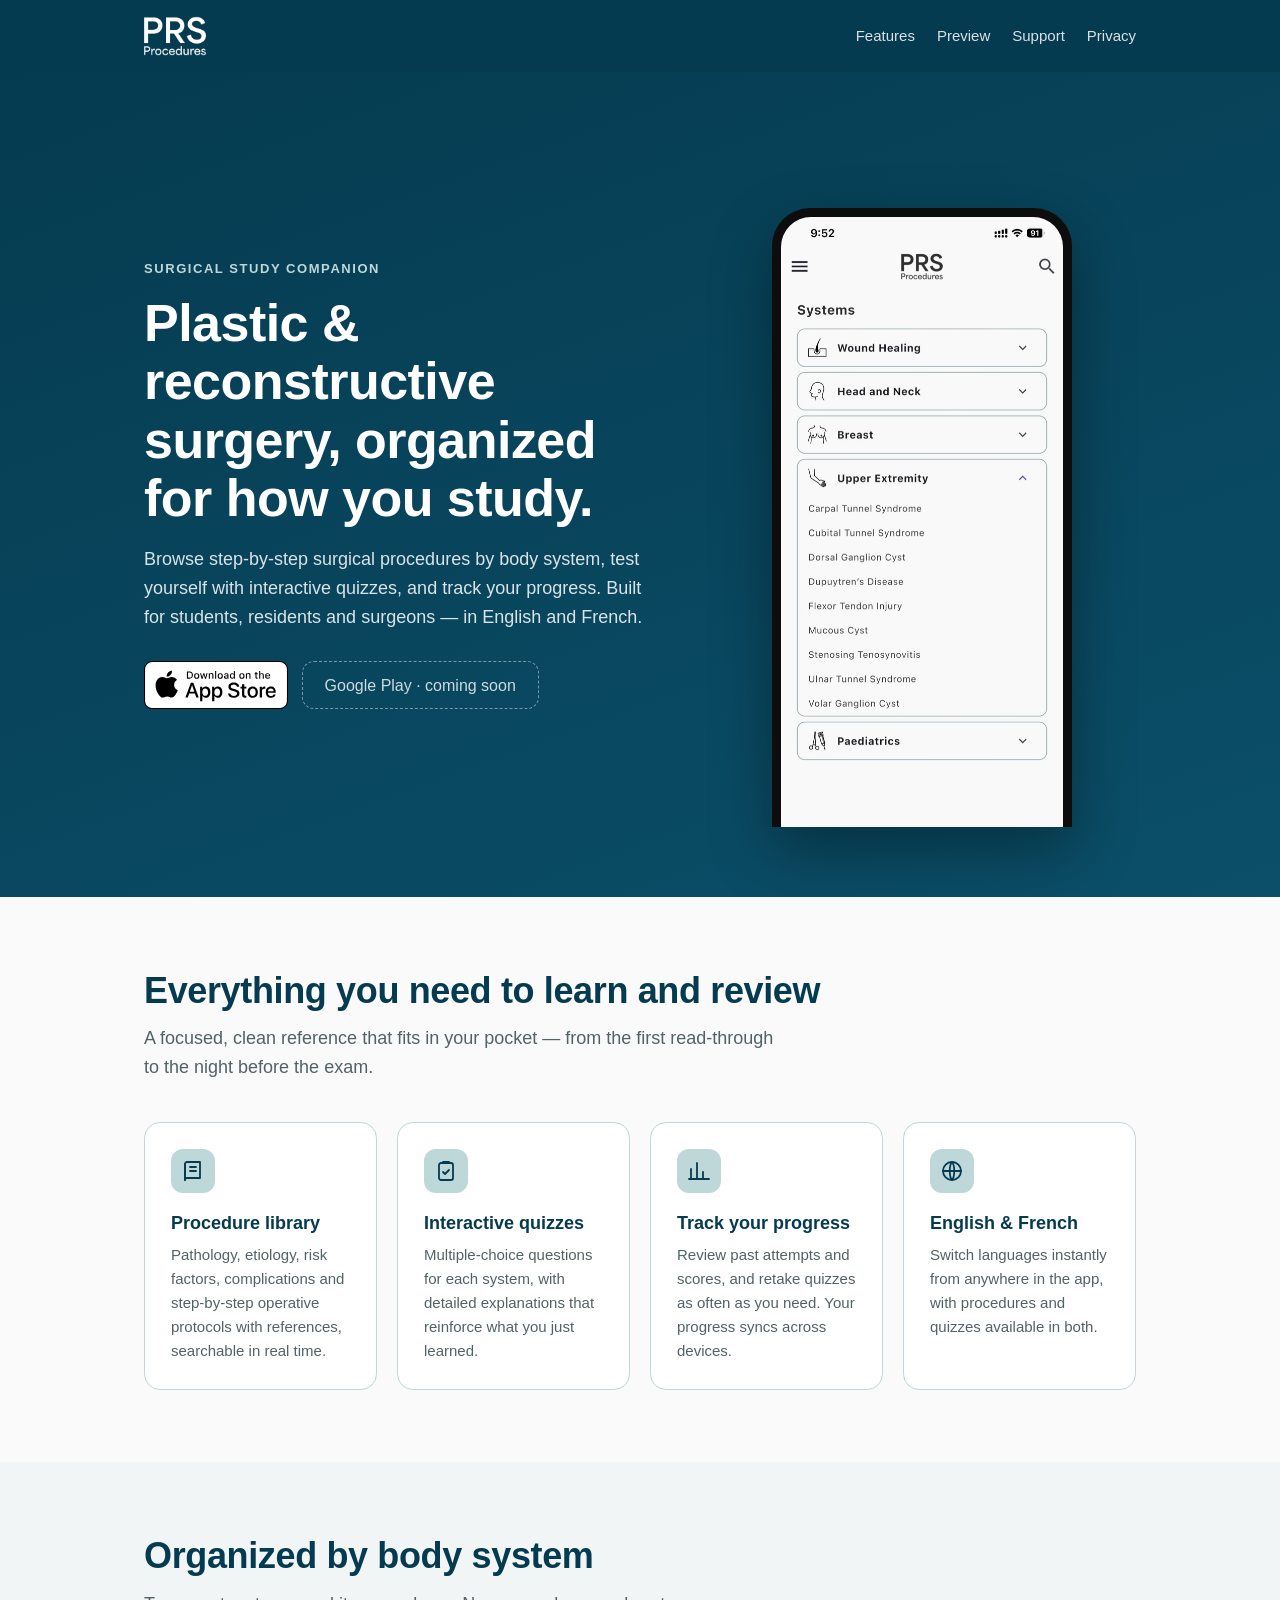
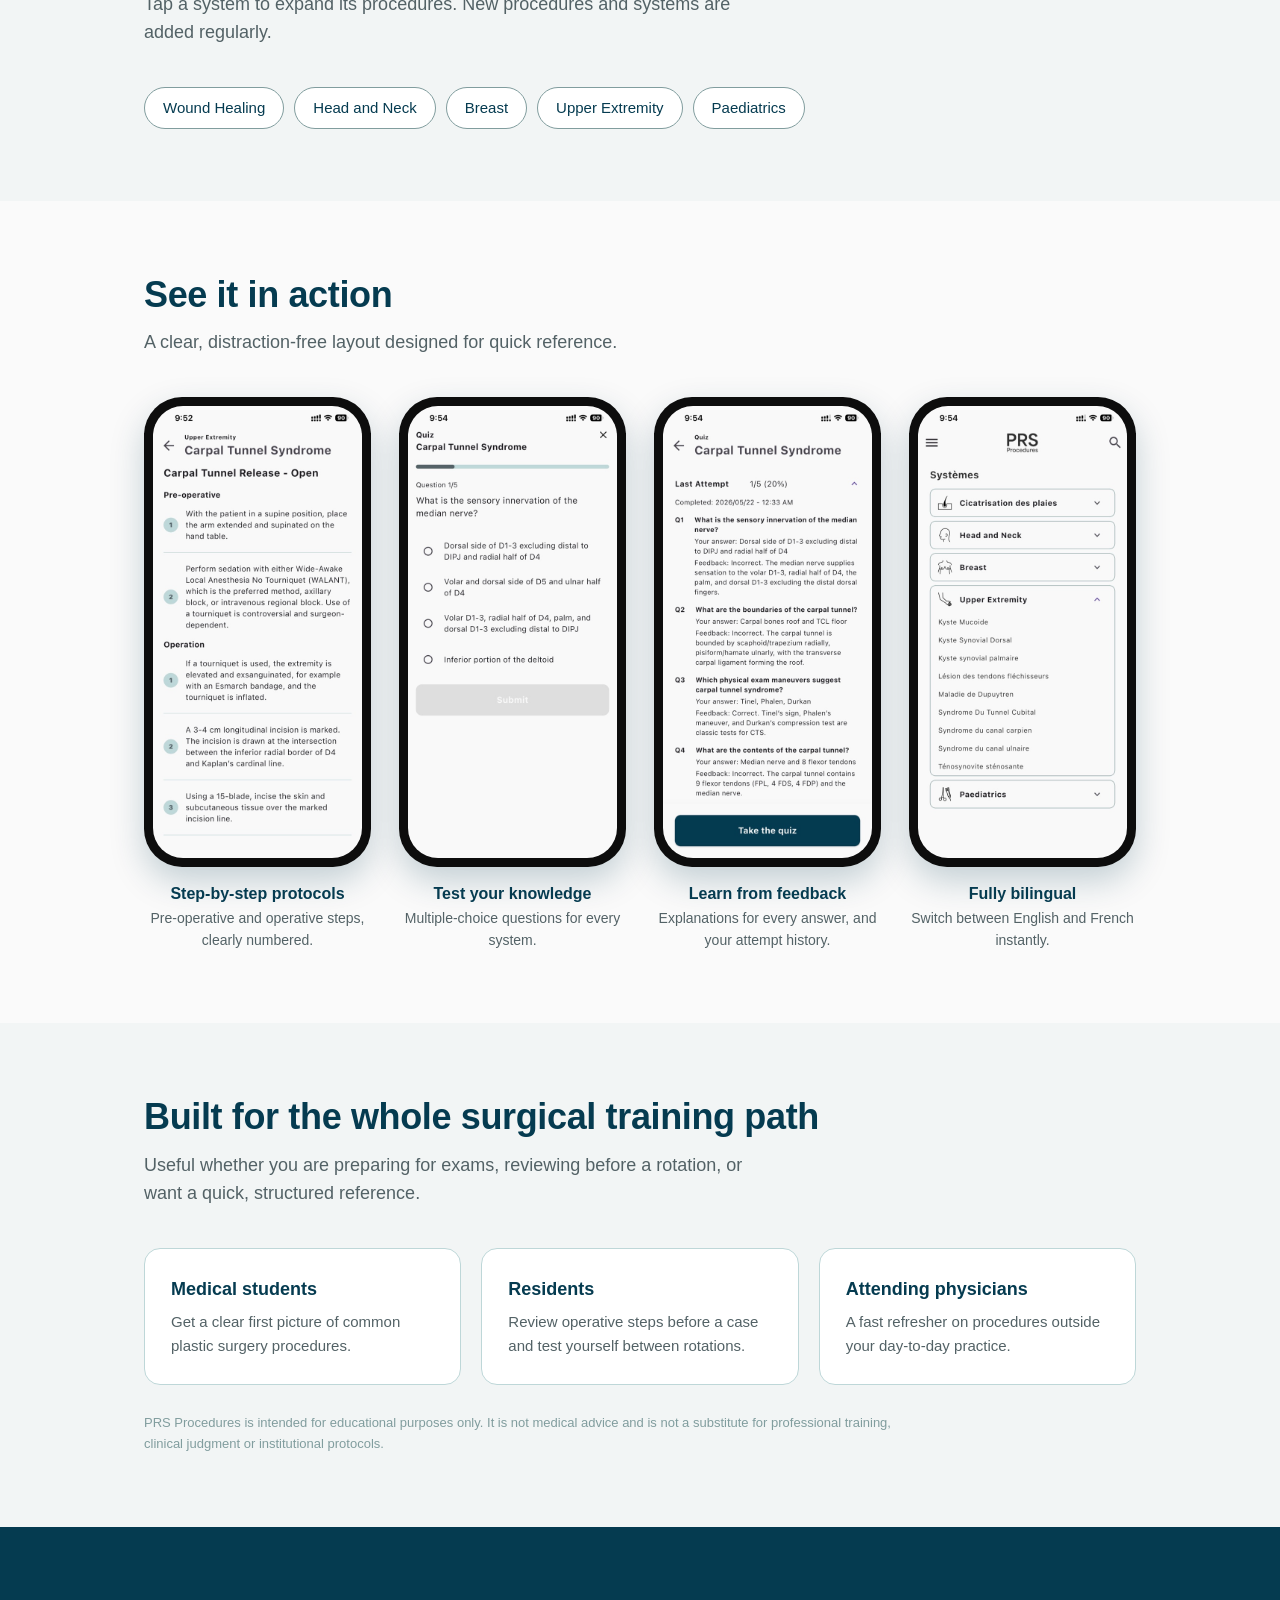
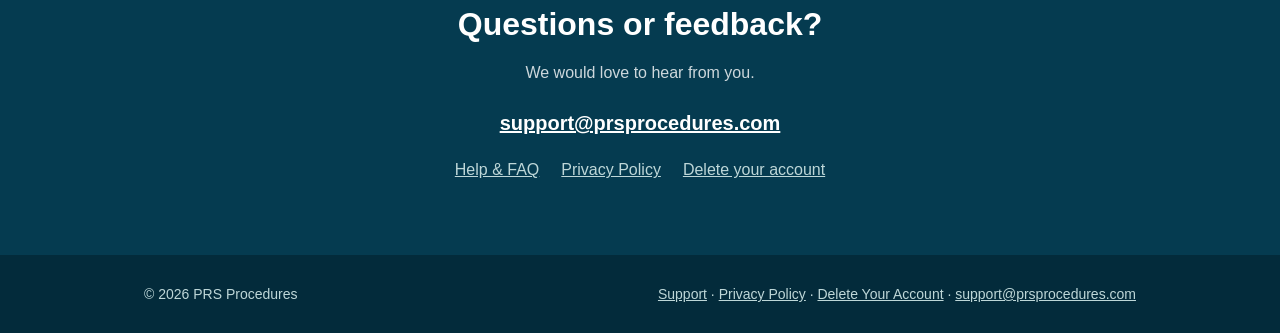
<file: index.html>
<!DOCTYPE html>
<html lang="en">
<head>
    <meta charset="UTF-8">
    <meta name="viewport" content="width=device-width, initial-scale=1.0">
    <title>PRS Procedures - Surgical Study Companion</title>
    <meta name="description" content="Plastic and reconstructive surgery procedures by body system, interactive quizzes and progress tracking. Bilingual English and French.">
    <meta name="theme-color" content="#053B50">
    <link rel="icon" href="img/favicon.png">
    <link rel="apple-touch-icon" href="img/apple-touch-icon.png">
    <meta property="og:type" content="website">
    <meta property="og:title" content="PRS Procedures - Surgical Study Companion">
    <meta property="og:description" content="Plastic and reconstructive surgery procedures by body system, interactive quizzes and progress tracking. Bilingual English and French.">
    <meta property="og:url" content="https://prsprocedures.com/">
    <meta property="og:image" content="https://prsprocedures.com/img/systems.jpg">
    <link rel="stylesheet" href="style.css">
</head>
<body>
    <header class="site-header">
        <div class="wrap">
            <a class="brand" href="index.html"><img src="img/logo-white.png" alt="PRS Procedures"></a>
            <nav class="nav">
                <a class="hide-sm" href="index.html#features">Features</a>
                <a class="hide-sm" href="index.html#preview">Preview</a>
                <a href="support.html">Support</a>
                <a href="privacy.html">Privacy</a>
            </nav>
        </div>
    </header>
    <section class="hero">
        <div class="wrap">
            <div>
                <p class="eyebrow">Surgical Study Companion</p>
                <h1>Plastic &amp; reconstructive surgery, organized for how you study.</h1>
                <p class="lead">Browse step-by-step surgical procedures by body system, test yourself with interactive quizzes, and track your progress. Built for students, residents and surgeons &mdash; in English and French.</p>
                <div class="cta">
                    <a class="store-badge" href="https://apps.apple.com/ca/app/prs-procedures-ca/id6740466766"><img src="img/app-store-badge.svg" alt="Download on the App Store"></a>
                    <span class="btn btn-ghost">Google Play &middot; coming soon</span>
                </div>
            </div>
            <div class="hero-phone">
                <div class="phone"><img src="img/systems.jpg" alt="PRS Procedures app showing surgical systems and procedures" width="560" height="1212"></div>
            </div>
        </div>
    </section>

    <section id="features">
        <div class="wrap">
            <h2 class="section-title">Everything you need to learn and review</h2>
            <p class="section-sub">A focused, clean reference that fits in your pocket &mdash; from the first read-through to the night before the exam.</p>
            <div class="features">
                <div class="card">
                    <div class="icon"><svg viewBox="0 0 24 24"><path d="M4 5a2 2 0 0 1 2-2h13v16H6a2 2 0 0 0-2 2z"/><path d="M4 21V5"/><path d="M9 8h6M9 12h6"/></svg></div>
                    <h3>Procedure library</h3>
                    <p>Pathology, etiology, risk factors, complications and step-by-step operative protocols with references, searchable in real time.</p>
                </div>
                <div class="card">
                    <div class="icon"><svg viewBox="0 0 24 24"><rect x="5" y="4" width="14" height="17" rx="2"/><path d="M9 4V3h6v1"/><path d="m9 13 2 2 4-4"/></svg></div>
                    <h3>Interactive quizzes</h3>
                    <p>Multiple-choice questions for each system, with detailed explanations that reinforce what you just learned.</p>
                </div>
                <div class="card">
                    <div class="icon"><svg viewBox="0 0 24 24"><path d="M4 20V10M10 20V4M16 20v-7M22 20H2"/></svg></div>
                    <h3>Track your progress</h3>
                    <p>Review past attempts and scores, and retake quizzes as often as you need. Your progress syncs across devices.</p>
                </div>
                <div class="card">
                    <div class="icon"><svg viewBox="0 0 24 24"><circle cx="12" cy="12" r="9"/><path d="M3 12h18M12 3c3 3.2 3 14.8 0 18M12 3c-3 3.2-3 14.8 0 18"/></svg></div>
                    <h3>English &amp; French</h3>
                    <p>Switch languages instantly from anywhere in the app, with procedures and quizzes available in both.</p>
                </div>
            </div>
        </div>
    </section>

    <section class="alt">
        <div class="wrap">
            <h2 class="section-title">Organized by body system</h2>
            <p class="section-sub">Tap a system to expand its procedures. New procedures and systems are added regularly.</p>
            <div class="systems">
                <span class="chip">Wound Healing</span>
                <span class="chip">Head and Neck</span>
                <span class="chip">Breast</span>
                <span class="chip">Upper Extremity</span>
                <span class="chip">Paediatrics</span>
            </div>
        </div>
    </section>

    <section id="preview">
        <div class="wrap">
            <h2 class="section-title">See it in action</h2>
            <p class="section-sub">A clear, distraction-free layout designed for quick reference.</p>
            <div class="showcase">
                <figure class="shot"><div class="phone"><img src="img/procedure.jpg" alt="Carpal tunnel release procedure with numbered operative steps" loading="lazy" width="560" height="1212"></div><h3>Step-by-step protocols</h3><p>Pre-operative and operative steps, clearly numbered.</p></figure>
                <figure class="shot"><div class="phone"><img src="img/quiz.jpg" alt="Quiz question about median nerve sensory innervation" loading="lazy" width="560" height="1212"></div><h3>Test your knowledge</h3><p>Multiple-choice questions for every system.</p></figure>
                <figure class="shot"><div class="phone"><img src="img/results.jpg" alt="Quiz results with feedback on each question" loading="lazy" width="560" height="1212"></div><h3>Learn from feedback</h3><p>Explanations for every answer, and your attempt history.</p></figure>
                <figure class="shot"><div class="phone"><img src="img/french.jpg" alt="App displayed in French" loading="lazy" width="560" height="1212"></div><h3>Fully bilingual</h3><p>Switch between English and French instantly.</p></figure>
            </div>
        </div>
    </section>

    <section class="alt">
        <div class="wrap">
            <h2 class="section-title">Built for the whole surgical training path</h2>
            <p class="section-sub">Useful whether you are preparing for exams, reviewing before a rotation, or want a quick, structured reference.</p>
            <div class="audience">
                <div class="card"><h3>Medical students</h3><p>Get a clear first picture of common plastic surgery procedures.</p></div>
                <div class="card"><h3>Residents</h3><p>Review operative steps before a case and test yourself between rotations.</p></div>
                <div class="card"><h3>Attending physicians</h3><p>A fast refresher on procedures outside your day-to-day practice.</p></div>
            </div>
            <p class="disclaimer" style="margin-top:28px;">PRS Procedures is intended for educational purposes only. It is not medical advice and is not a substitute for professional training, clinical judgment or institutional protocols.</p>
        </div>
    </section>

    <section class="band">
        <div class="wrap">
            <h2>Questions or feedback?</h2>
            <p>We would love to hear from you.</p>
            <a class="mail" href="mailto:support@prsprocedures.com">support@prsprocedures.com</a>
            <div class="links">
                <a href="support.html">Help &amp; FAQ</a>
                <a href="privacy.html">Privacy Policy</a>
                <a href="delete-account.html">Delete your account</a>
            </div>
        </div>
    </section>
    <footer class="site-footer">
        <div class="wrap">
            <span>&copy; 2026 PRS Procedures</span>
            <span><a href="support.html">Support</a> &middot; <a href="privacy.html">Privacy Policy</a> &middot; <a href="delete-account.html">Delete Your Account</a> &middot; <a href="mailto:support@prsprocedures.com">support@prsprocedures.com</a></span>
        </div>
    </footer>
</body>
</html>
</file>
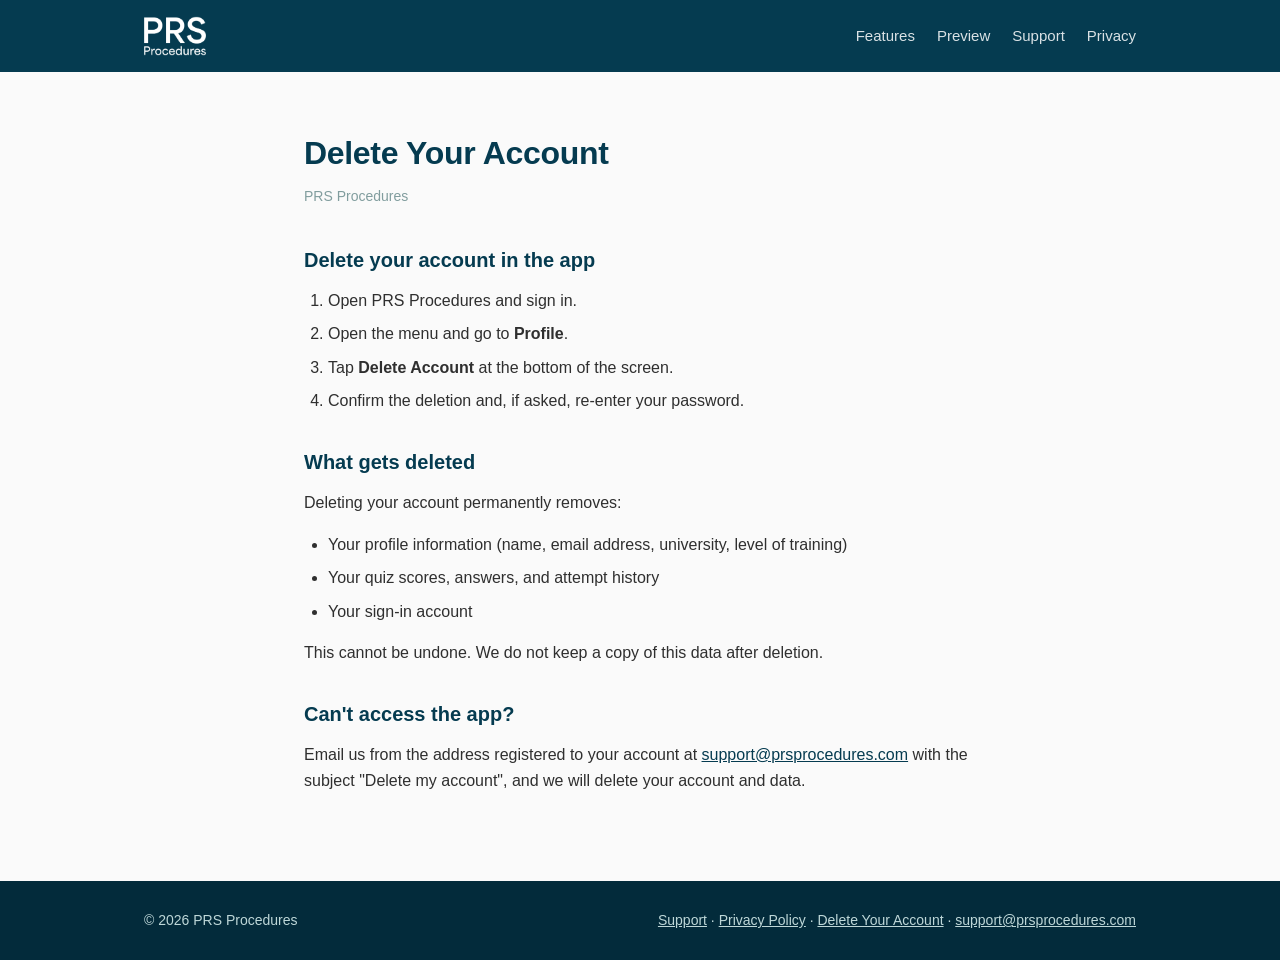
<file: delete-account.html>
<!DOCTYPE html>
<html lang="en">
<head>
    <meta charset="UTF-8">
    <meta name="viewport" content="width=device-width, initial-scale=1.0">
    <title>PRS Procedures - Delete Your Account</title>
    <meta name="description" content="How to delete your PRS Procedures account and data.">
    <meta name="theme-color" content="#053B50">
    <link rel="icon" href="img/favicon.png">
    <link rel="apple-touch-icon" href="img/apple-touch-icon.png">
    <meta property="og:type" content="website">
    <meta property="og:title" content="PRS Procedures - Delete Your Account">
    <meta property="og:description" content="How to delete your PRS Procedures account and data.">
    <meta property="og:url" content="https://prsprocedures.com/delete-account.html">
    <meta property="og:image" content="https://prsprocedures.com/img/systems.jpg">
    <link rel="stylesheet" href="style.css">
</head>
<body>
    <header class="site-header">
        <div class="wrap">
            <a class="brand" href="index.html"><img src="img/logo-white.png" alt="PRS Procedures"></a>
            <nav class="nav">
                <a class="hide-sm" href="index.html#features">Features</a>
                <a class="hide-sm" href="index.html#preview">Preview</a>
                <a href="support.html">Support</a>
                <a href="privacy.html">Privacy</a>
            </nav>
        </div>
    </header>
    <main class="doc">
        <h1>Delete Your Account</h1>
        <p class="updated">PRS Procedures</p>

        <h2>Delete your account in the app</h2>
        <ol>
            <li>Open PRS Procedures and sign in.</li>
            <li>Open the menu and go to <strong>Profile</strong>.</li>
            <li>Tap <strong>Delete Account</strong> at the bottom of the screen.</li>
            <li>Confirm the deletion and, if asked, re-enter your password.</li>
        </ol>

        <h2>What gets deleted</h2>
        <p>Deleting your account permanently removes:</p>
        <ul>
            <li>Your profile information (name, email address, university, level of training)</li>
            <li>Your quiz scores, answers, and attempt history</li>
            <li>Your sign-in account</li>
        </ul>
        <p>This cannot be undone. We do not keep a copy of this data after deletion.</p>

        <h2>Can't access the app?</h2>
        <p>Email us from the address registered to your account at <a href="mailto:support@prsprocedures.com">support@prsprocedures.com</a> with the subject "Delete my account", and we will delete your account and data.</p>
    </main>
    <footer class="site-footer">
        <div class="wrap">
            <span>&copy; 2026 PRS Procedures</span>
            <span><a href="support.html">Support</a> &middot; <a href="privacy.html">Privacy Policy</a> &middot; <a href="delete-account.html">Delete Your Account</a> &middot; <a href="mailto:support@prsprocedures.com">support@prsprocedures.com</a></span>
        </div>
    </footer>
</body>
</html>
</file>
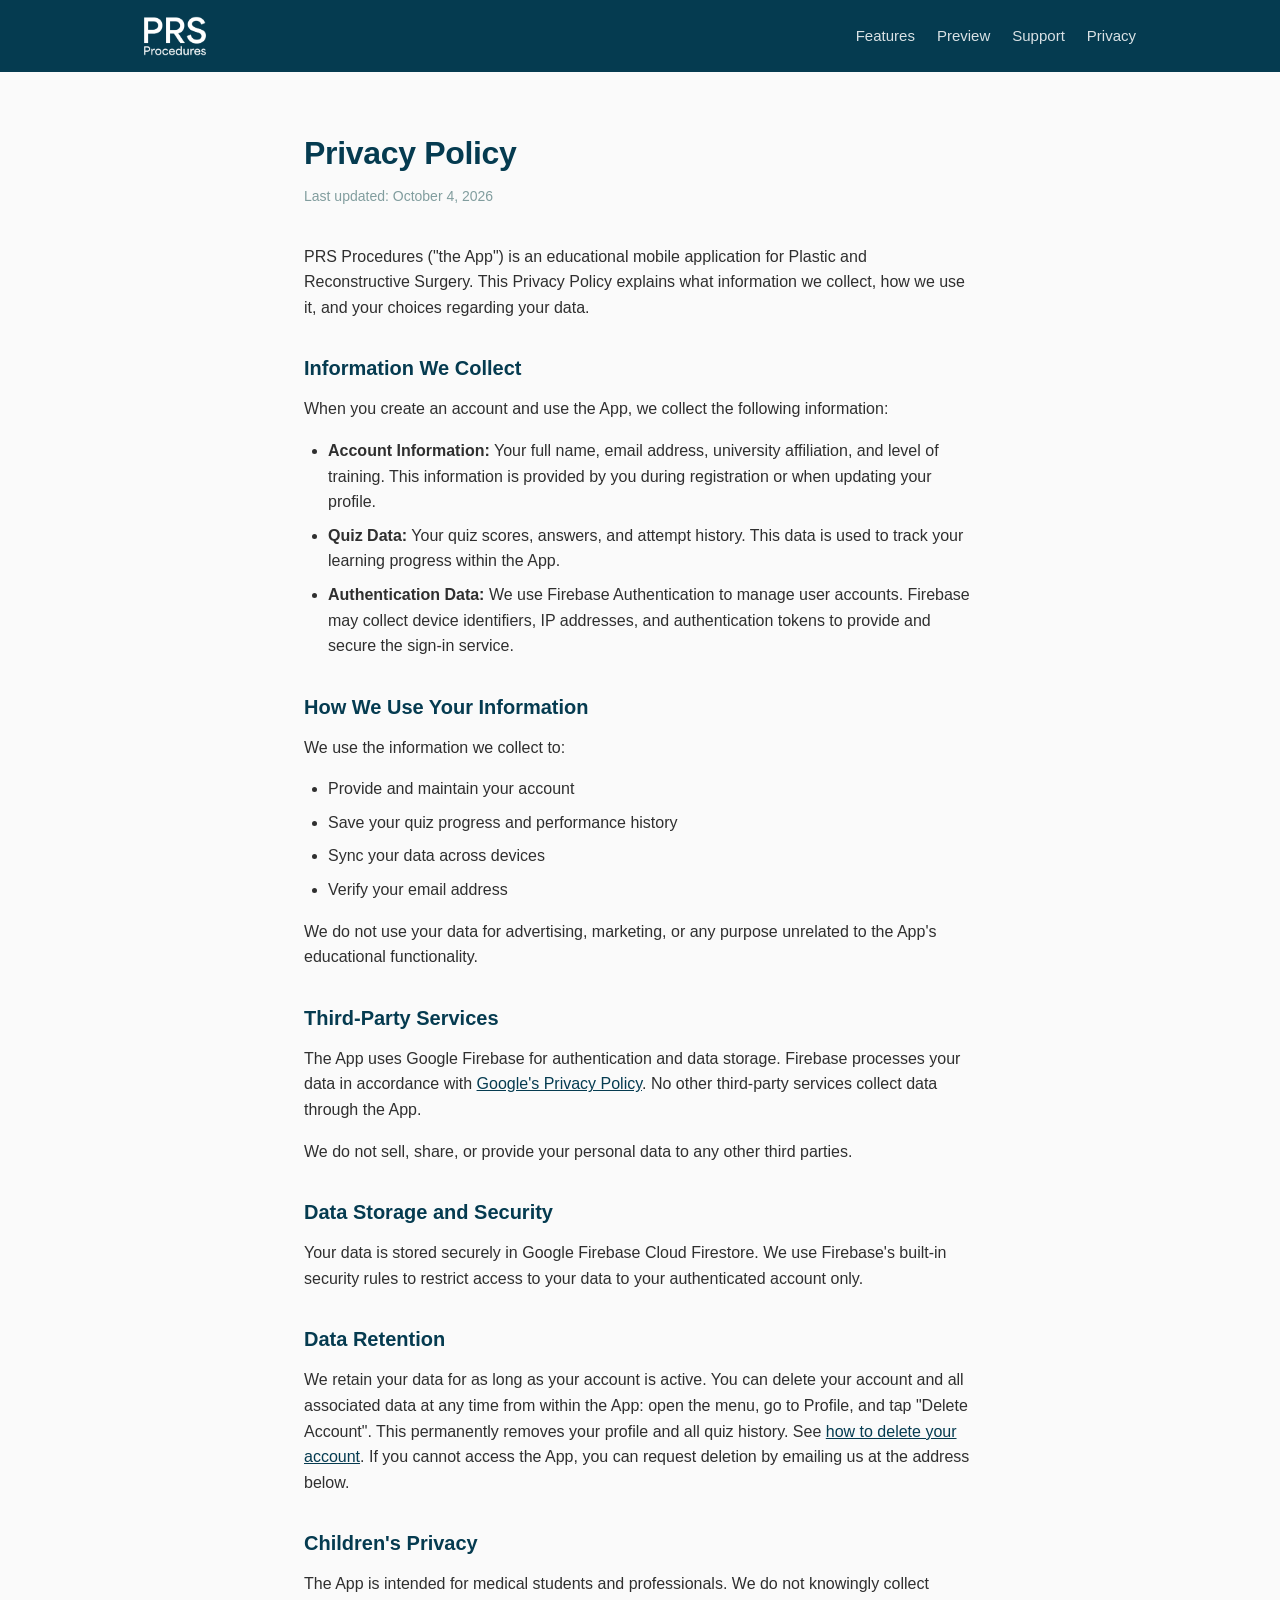
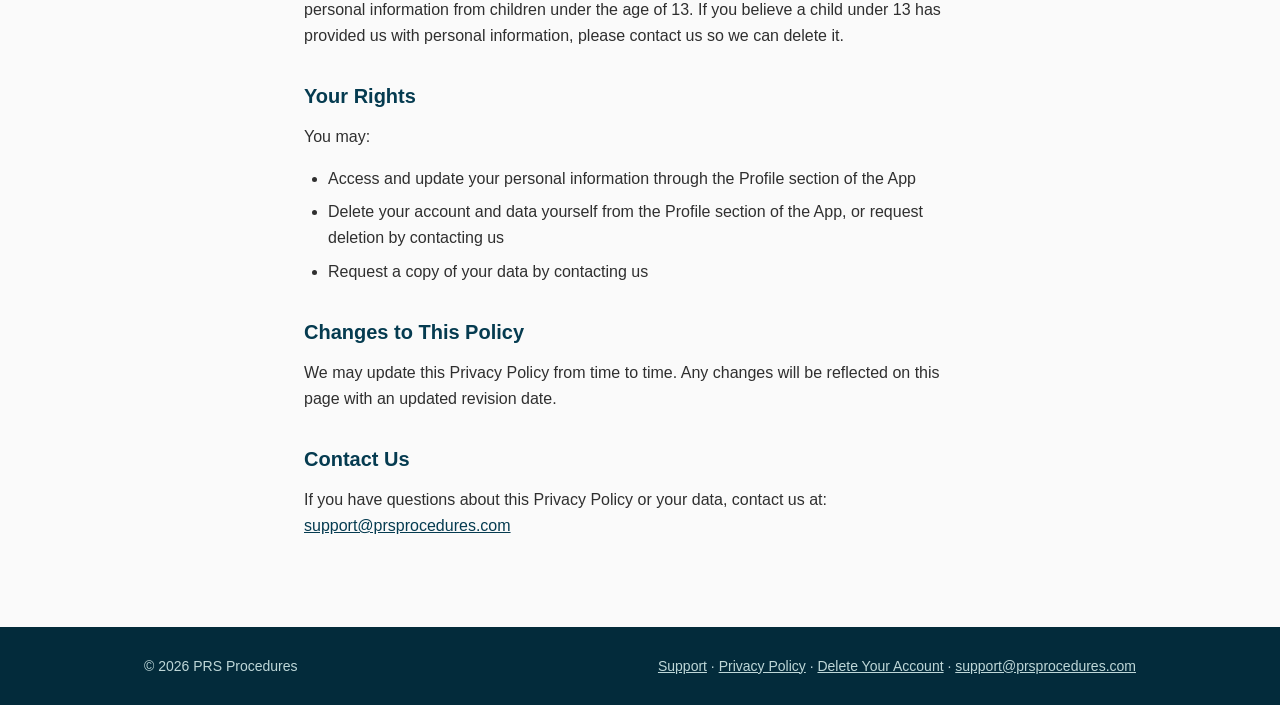
<file: privacy.html>
<!DOCTYPE html>
<html lang="en">
<head>
    <meta charset="UTF-8">
    <meta name="viewport" content="width=device-width, initial-scale=1.0">
    <title>PRS Procedures - Privacy Policy</title>
    <meta name="description" content="How PRS Procedures collects, uses and protects your information.">
    <meta name="theme-color" content="#053B50">
    <link rel="icon" href="img/favicon.png">
    <link rel="apple-touch-icon" href="img/apple-touch-icon.png">
    <meta property="og:type" content="website">
    <meta property="og:title" content="PRS Procedures - Privacy Policy">
    <meta property="og:description" content="How PRS Procedures collects, uses and protects your information.">
    <meta property="og:url" content="https://prsprocedures.com/privacy.html">
    <meta property="og:image" content="https://prsprocedures.com/img/systems.jpg">
    <link rel="stylesheet" href="style.css">
</head>
<body>
    <header class="site-header">
        <div class="wrap">
            <a class="brand" href="index.html"><img src="img/logo-white.png" alt="PRS Procedures"></a>
            <nav class="nav">
                <a class="hide-sm" href="index.html#features">Features</a>
                <a class="hide-sm" href="index.html#preview">Preview</a>
                <a href="support.html">Support</a>
                <a href="privacy.html">Privacy</a>
            </nav>
        </div>
    </header>
    <main class="doc">
        <h1>Privacy Policy</h1>
        <p class="updated">Last updated: October 4, 2026</p>

        <p>PRS Procedures ("the App") is an educational mobile application for Plastic and Reconstructive Surgery. This Privacy Policy explains what information we collect, how we use it, and your choices regarding your data.</p>

        <h2>Information We Collect</h2>
        <p>When you create an account and use the App, we collect the following information:</p>
        <ul>
            <li><strong>Account Information:</strong> Your full name, email address, university affiliation, and level of training. This information is provided by you during registration or when updating your profile.</li>
            <li><strong>Quiz Data:</strong> Your quiz scores, answers, and attempt history. This data is used to track your learning progress within the App.</li>
            <li><strong>Authentication Data:</strong> We use Firebase Authentication to manage user accounts. Firebase may collect device identifiers, IP addresses, and authentication tokens to provide and secure the sign-in service.</li>
        </ul>

        <h2>How We Use Your Information</h2>
        <p>We use the information we collect to:</p>
        <ul>
            <li>Provide and maintain your account</li>
            <li>Save your quiz progress and performance history</li>
            <li>Sync your data across devices</li>
            <li>Verify your email address</li>
        </ul>
        <p>We do not use your data for advertising, marketing, or any purpose unrelated to the App's educational functionality.</p>

        <h2>Third-Party Services</h2>
        <p>The App uses Google Firebase for authentication and data storage. Firebase processes your data in accordance with <a href="https://firebase.google.com/support/privacy" target="_blank">Google's Privacy Policy</a>. No other third-party services collect data through the App.</p>
        <p>We do not sell, share, or provide your personal data to any other third parties.</p>

        <h2>Data Storage and Security</h2>
        <p>Your data is stored securely in Google Firebase Cloud Firestore. We use Firebase's built-in security rules to restrict access to your data to your authenticated account only.</p>

        <h2>Data Retention</h2>
        <p>We retain your data for as long as your account is active. You can delete your account and all associated data at any time from within the App: open the menu, go to Profile, and tap "Delete Account". This permanently removes your profile and all quiz history. See <a href="delete-account.html">how to delete your account</a>. If you cannot access the App, you can request deletion by emailing us at the address below.</p>

        <h2>Children's Privacy</h2>
        <p>The App is intended for medical students and professionals. We do not knowingly collect personal information from children under the age of 13. If you believe a child under 13 has provided us with personal information, please contact us so we can delete it.</p>

        <h2>Your Rights</h2>
        <p>You may:</p>
        <ul>
            <li>Access and update your personal information through the Profile section of the App</li>
            <li>Delete your account and data yourself from the Profile section of the App, or request deletion by contacting us</li>
            <li>Request a copy of your data by contacting us</li>
        </ul>

        <h2>Changes to This Policy</h2>
        <p>We may update this Privacy Policy from time to time. Any changes will be reflected on this page with an updated revision date.</p>

        <h2>Contact Us</h2>
        <p>If you have questions about this Privacy Policy or your data, contact us at:<br>
        <a href="mailto:support@prsprocedures.com">support@prsprocedures.com</a></p>
    </main>
    <footer class="site-footer">
        <div class="wrap">
            <span>&copy; 2026 PRS Procedures</span>
            <span><a href="support.html">Support</a> &middot; <a href="privacy.html">Privacy Policy</a> &middot; <a href="delete-account.html">Delete Your Account</a> &middot; <a href="mailto:support@prsprocedures.com">support@prsprocedures.com</a></span>
        </div>
    </footer>
</body>
</html>
</file>
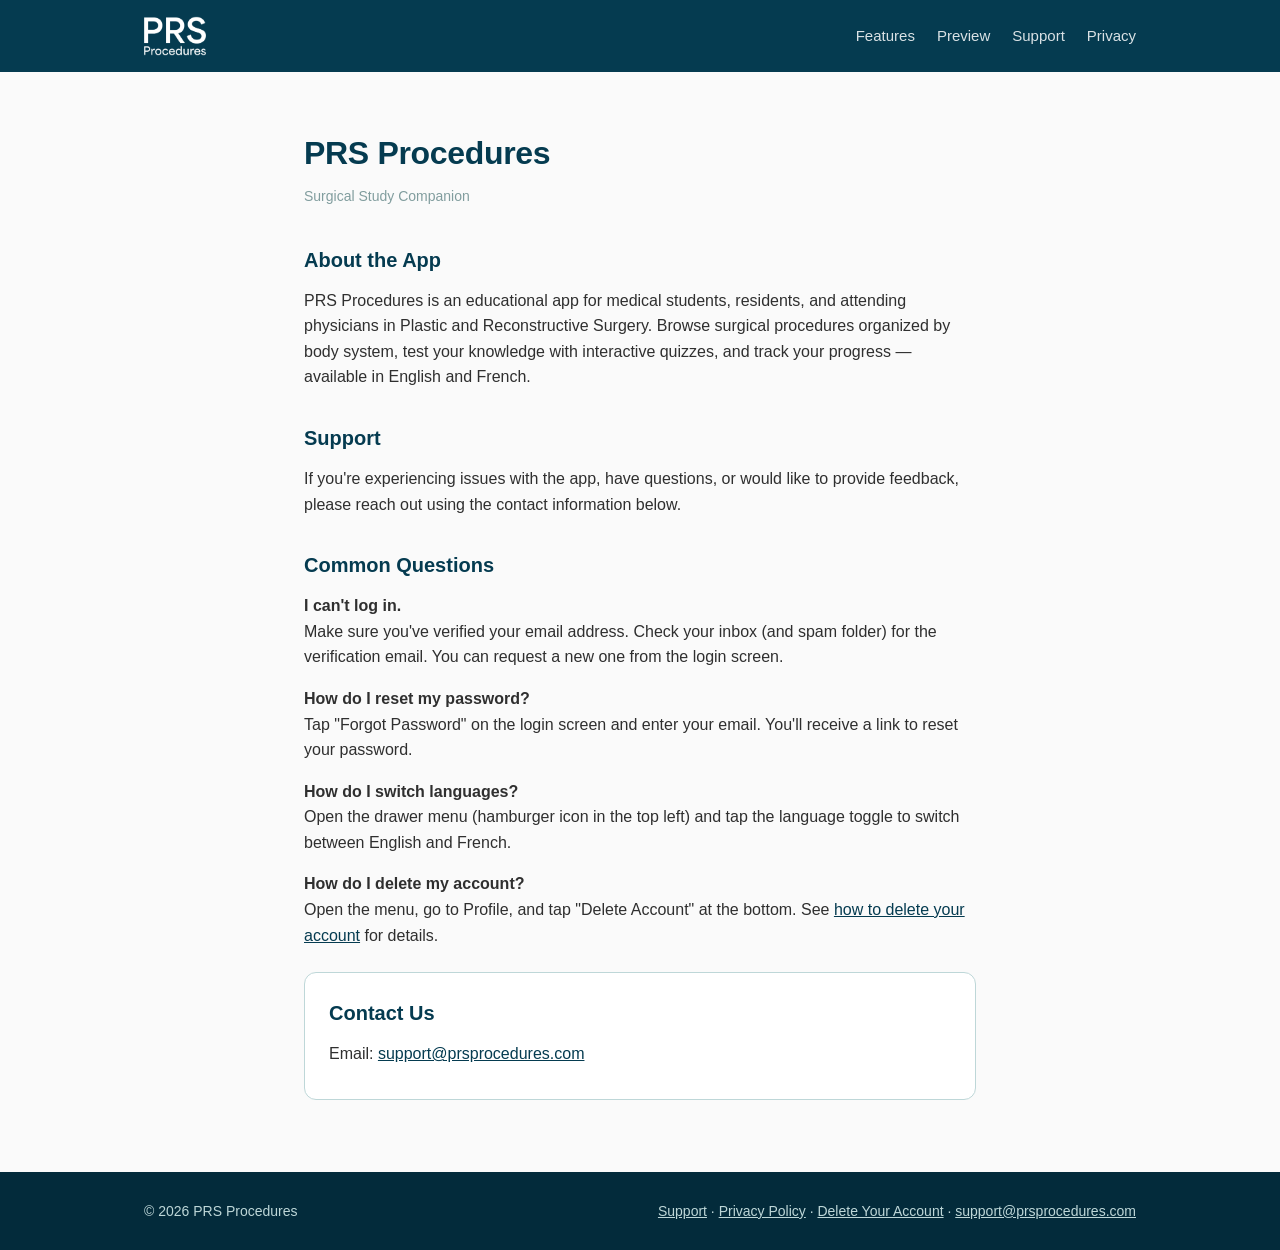
<file: support.html>
<!DOCTYPE html>
<html lang="en">
<head>
    <meta charset="UTF-8">
    <meta name="viewport" content="width=device-width, initial-scale=1.0">
    <title>PRS Procedures - Support</title>
    <meta name="description" content="Help, FAQs and contact information for the PRS Procedures app.">
    <meta name="theme-color" content="#053B50">
    <link rel="icon" href="img/favicon.png">
    <link rel="apple-touch-icon" href="img/apple-touch-icon.png">
    <meta property="og:type" content="website">
    <meta property="og:title" content="PRS Procedures - Support">
    <meta property="og:description" content="Help, FAQs and contact information for the PRS Procedures app.">
    <meta property="og:url" content="https://prsprocedures.com/support.html">
    <meta property="og:image" content="https://prsprocedures.com/img/systems.jpg">
    <link rel="stylesheet" href="style.css">
</head>
<body>
    <header class="site-header">
        <div class="wrap">
            <a class="brand" href="index.html"><img src="img/logo-white.png" alt="PRS Procedures"></a>
            <nav class="nav">
                <a class="hide-sm" href="index.html#features">Features</a>
                <a class="hide-sm" href="index.html#preview">Preview</a>
                <a href="support.html">Support</a>
                <a href="privacy.html">Privacy</a>
            </nav>
        </div>
    </header>
    <main class="doc">
        <h1>PRS Procedures</h1>
        <p class="updated">Surgical Study Companion</p>

        <h2>About the App</h2>
        <p>PRS Procedures is an educational app for medical students, residents, and attending physicians in Plastic and Reconstructive Surgery. Browse surgical procedures organized by body system, test your knowledge with interactive quizzes, and track your progress — available in English and French.</p>

        <h2>Support</h2>
        <p>If you're experiencing issues with the app, have questions, or would like to provide feedback, please reach out using the contact information below.</p>

        <h2>Common Questions</h2>
        <p><strong>I can't log in.</strong><br>Make sure you've verified your email address. Check your inbox (and spam folder) for the verification email. You can request a new one from the login screen.</p>
        <p><strong>How do I reset my password?</strong><br>Tap "Forgot Password" on the login screen and enter your email. You'll receive a link to reset your password.</p>
        <p><strong>How do I switch languages?</strong><br>Open the drawer menu (hamburger icon in the top left) and tap the language toggle to switch between English and French.</p>

        <p><strong>How do I delete my account?</strong><br>Open the menu, go to Profile, and tap "Delete Account" at the bottom. See <a href="delete-account.html">how to delete your account</a> for details.</p>

        <div class="contact-box">
            <h2>Contact Us</h2>
            <p>Email: <a href="mailto:support@prsprocedures.com">support@prsprocedures.com</a></p>
        </div>
    </main>
    <footer class="site-footer">
        <div class="wrap">
            <span>&copy; 2026 PRS Procedures</span>
            <span><a href="support.html">Support</a> &middot; <a href="privacy.html">Privacy Policy</a> &middot; <a href="delete-account.html">Delete Your Account</a> &middot; <a href="mailto:support@prsprocedures.com">support@prsprocedures.com</a></span>
        </div>
    </footer>
</body>
</html>
</file>
<file: style.css>
:root {
  --navy: #053B50;
  --teal: #536266;
  --blue-grey: #819D9E;
  --light-blue: #BED7D8;
  --light-grey: #F2F5F5;
  --ink: #2F2F2F;
  --bg: #FAFAFA;
}
* { margin: 0; padding: 0; box-sizing: border-box; }
html { scroll-behavior: smooth; }
body {
  font-family: -apple-system, BlinkMacSystemFont, "Segoe UI", Roboto, Helvetica, Arial, sans-serif;
  color: var(--ink);
  background: var(--bg);
  line-height: 1.6;
  -webkit-font-smoothing: antialiased;
}
a { color: var(--navy); }
img { max-width: 100%; display: block; }
.wrap { max-width: 1040px; margin: 0 auto; padding: 0 24px; }

/* ---------- header ---------- */
.site-header { background: var(--navy); }
.site-header .wrap { display: flex; align-items: center; justify-content: space-between; gap: 16px; padding-top: 14px; padding-bottom: 14px; }
.brand img { height: 44px; width: auto; }
.nav { display: flex; gap: 22px; flex-wrap: wrap; justify-content: flex-end; }
.nav a { color: #fff; text-decoration: none; font-size: 15px; opacity: .85; }
.nav a:hover { opacity: 1; text-decoration: underline; }

/* ---------- buttons ---------- */
.btn { display: inline-flex; align-items: center; gap: 10px; padding: 13px 22px; border-radius: 12px; font-weight: 600; font-size: 16px; text-decoration: none; }
.btn-primary { background: var(--light-blue); color: var(--navy); }
.btn-primary:hover { background: #cfe3e4; }
.btn-ghost { border: 1.5px dashed rgba(255,255,255,.45); color: rgba(255,255,255,.8); font-weight: 500; cursor: default; }
.btn-store { background: #000; color: #fff; }
.btn-store small { display: block; font-size: 11px; font-weight: 400; opacity: .8; line-height: 1.1; }
.btn-store span { display: block; line-height: 1.15; }
.btn-store svg { width: 24px; height: 24px; fill: #fff; }

.store-badge { display: inline-flex; align-items: center; }
.store-badge img { height: 48px; width: auto; }
.cta .btn-ghost { height: 48px; padding-top: 0; padding-bottom: 0; }

/* ---------- hero ---------- */
.hero { background: linear-gradient(160deg, var(--navy) 0%, #0b4f69 100%); color: #fff; overflow: hidden; }
.hero .wrap { display: grid; grid-template-columns: 1.1fr .9fr; gap: 40px; align-items: center; padding-top: 64px; padding-bottom: 0; }
.eyebrow { text-transform: uppercase; letter-spacing: .12em; font-size: 13px; color: var(--light-blue); margin-bottom: 14px; font-weight: 600; }
.hero h1 { font-size: clamp(32px, 5vw, 52px); line-height: 1.12; margin-bottom: 18px; letter-spacing: -.01em; }
.hero p.lead { font-size: 18px; color: rgba(255,255,255,.85); max-width: 520px; margin-bottom: 30px; }
.cta { display: flex; gap: 14px; flex-wrap: wrap; margin-bottom: 64px; }
.hero-phone { justify-self: center; align-self: end; }

/* phone frame */
.phone { background: #0d0d0d; border-radius: 38px; padding: 9px; box-shadow: 0 24px 60px rgba(0,0,0,.35); width: 100%; max-width: 270px; }
.phone img { border-radius: 30px; width: 100%; height: auto; }
.hero-phone .phone { border-bottom-left-radius: 0; border-bottom-right-radius: 0; max-width: 300px; margin-bottom: -2px; padding-bottom: 0; }
.hero-phone .phone img { border-bottom-left-radius: 0; border-bottom-right-radius: 0; }

/* ---------- sections ---------- */
section { padding: 72px 0; }
section.alt { background: var(--light-grey); }
h2.section-title { font-size: clamp(26px, 3.4vw, 36px); color: var(--navy); line-height: 1.2; margin-bottom: 12px; letter-spacing: -.01em; }
.section-sub { color: var(--teal); font-size: 18px; max-width: 640px; margin-bottom: 40px; }

.features { display: grid; grid-template-columns: repeat(auto-fit, minmax(220px, 1fr)); gap: 20px; }
.card { background: #fff; border: 1px solid var(--light-blue); border-radius: 16px; padding: 26px; }
.card .icon { width: 44px; height: 44px; border-radius: 12px; background: var(--light-blue); color: var(--navy); display: grid; place-items: center; margin-bottom: 16px; }
.card .icon svg { width: 24px; height: 24px; stroke: currentColor; fill: none; stroke-width: 1.8; stroke-linecap: round; stroke-linejoin: round; }
.card h3 { font-size: 18px; color: var(--navy); margin-bottom: 6px; }
.card p { color: var(--teal); font-size: 15px; }

.systems { display: flex; flex-wrap: wrap; gap: 10px; margin-top: 8px; }
.chip { background: #fff; border: 1px solid var(--blue-grey); color: var(--navy); border-radius: 999px; padding: 8px 18px; font-size: 15px; font-weight: 500; }

/* showcase */
.showcase { display: grid; grid-template-columns: repeat(auto-fit, minmax(210px, 1fr)); gap: 28px; justify-items: center; }
.shot { text-align: center; max-width: 260px; }
.shot .phone { box-shadow: 0 14px 34px rgba(5,59,80,.22); margin: 0 auto 14px; }
.shot h3 { font-size: 16px; color: var(--navy); }
.shot p { font-size: 14px; color: var(--teal); }

.audience { display: grid; grid-template-columns: repeat(auto-fit, minmax(200px, 1fr)); gap: 20px; }

/* contact / cta band */
.band { background: var(--navy); color: #fff; text-align: center; }
.band h2 { font-size: clamp(24px, 3vw, 32px); margin-bottom: 10px; }
.band p { color: rgba(255,255,255,.8); margin-bottom: 22px; }
.band a.mail { color: #fff; font-size: 20px; font-weight: 600; }
.band .links { margin-top: 18px; display: flex; gap: 22px; justify-content: center; flex-wrap: wrap; }
.band .links a { color: var(--light-blue); }

.disclaimer { font-size: 13px; color: var(--blue-grey); max-width: 760px; }

/* ---------- footer ---------- */
.site-footer { background: #032b3b; color: var(--light-blue); font-size: 14px; padding: 28px 0; }
.site-footer .wrap { display: flex; justify-content: space-between; gap: 12px 24px; flex-wrap: wrap; }
.site-footer a { color: var(--light-blue); }

/* ---------- document pages (support, privacy, delete) ---------- */
.doc { max-width: 720px; margin: 0 auto; padding: 56px 24px 72px; }
.doc h1 { color: var(--navy); font-size: 32px; margin-bottom: 6px; letter-spacing: -.01em; }
.doc .updated { color: var(--blue-grey); font-size: 14px; margin-bottom: 36px; }
.doc h2 { color: var(--navy); font-size: 20px; margin: 32px 0 12px; }
.doc p { margin-bottom: 16px; }
.doc ul, .doc ol { margin: 0 0 16px; padding-left: 24px; }
.doc li { margin-bottom: 8px; }
.contact-box { background: #fff; border: 1px solid var(--light-blue); border-radius: 12px; padding: 24px; margin-top: 24px; }
.contact-box h2 { margin-top: 0; }
.contact-box p { margin-bottom: 8px; }

/* ---------- responsive ---------- */
@media (max-width: 800px) {
  .hero .wrap { grid-template-columns: 1fr; padding-top: 44px; text-align: center; }
  .hero p.lead { margin-left: auto; margin-right: auto; }
  .cta { justify-content: center; margin-bottom: 40px; }
  .nav { gap: 14px; }
  .nav a { font-size: 14px; }
  .brand img { height: 36px; }
  section { padding: 52px 0; }
}
@media (max-width: 480px) {
  .nav .hide-sm { display: none; }
}
</file>
